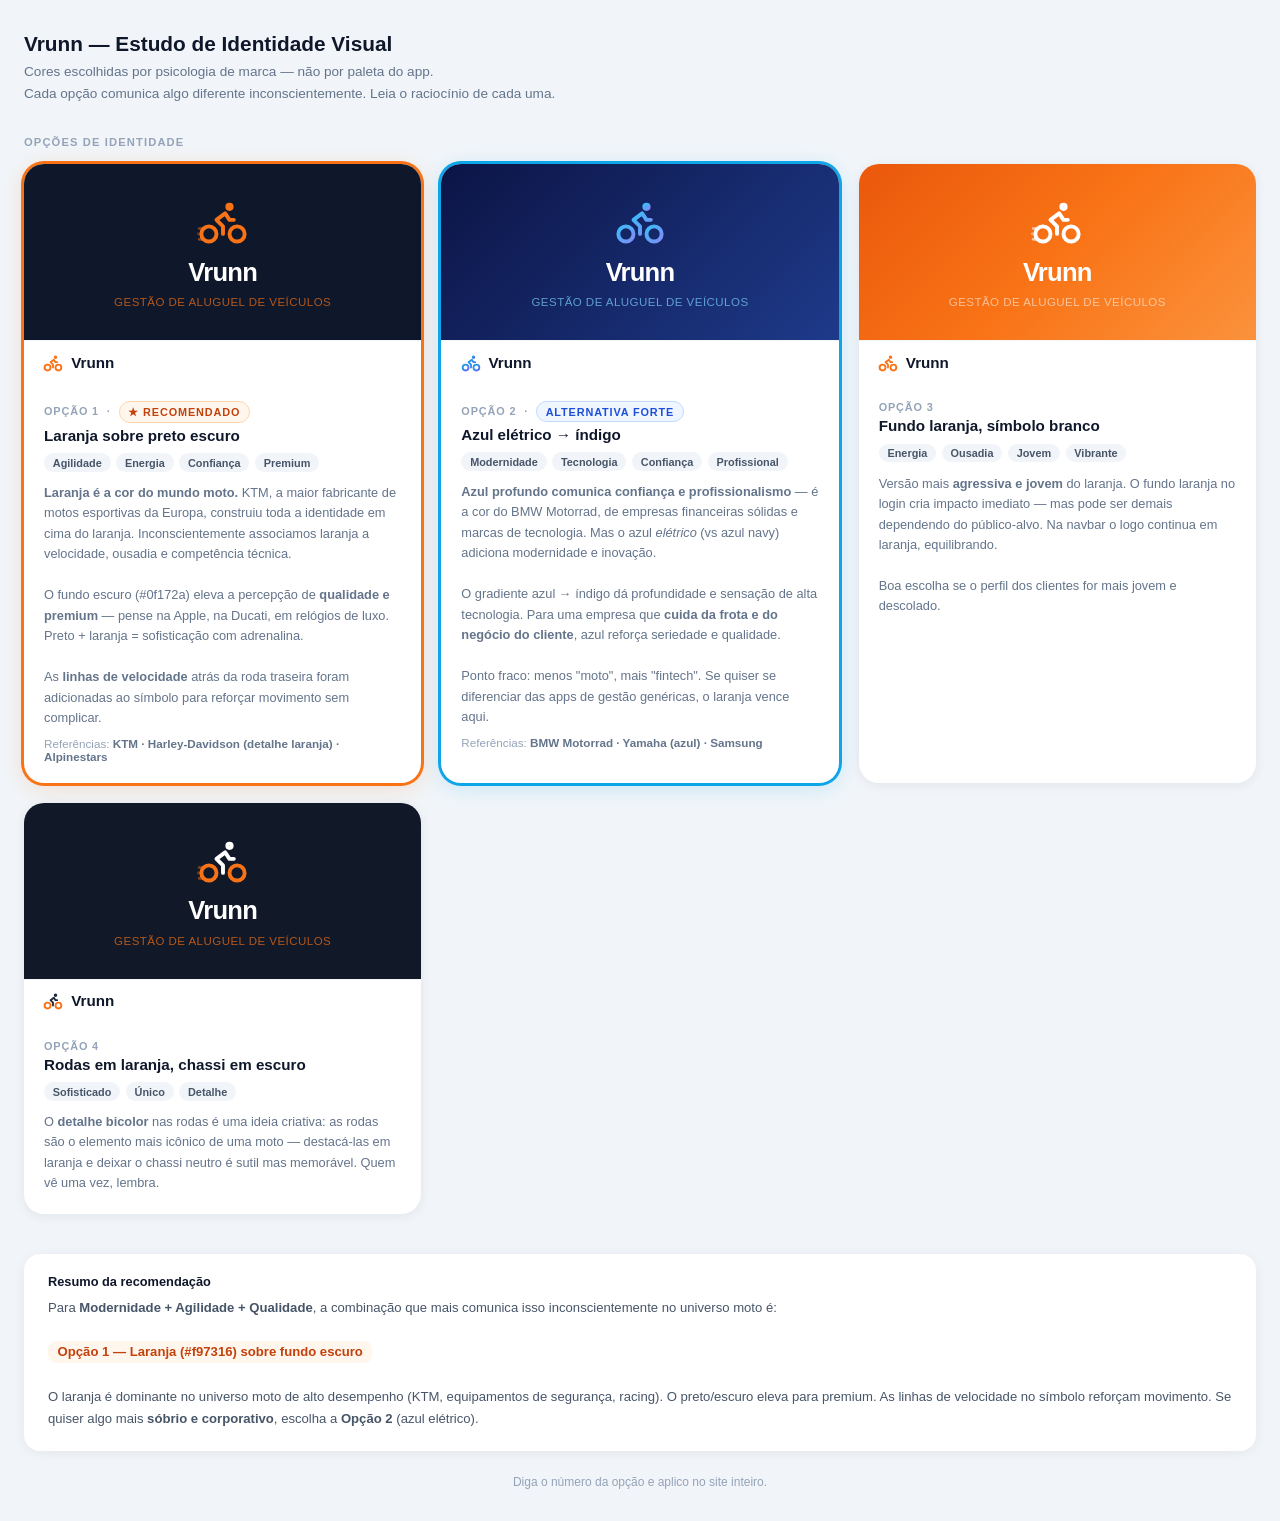
<file: logo-preview.html>
<!DOCTYPE html>
<html lang="pt-BR">
<head>
<meta charset="UTF-8">
<meta name="viewport" content="width=device-width, initial-scale=1.0">
<title>Vrunn — Estudo de Identidade Visual</title>
<style>
  * { box-sizing: border-box; margin: 0; padding: 0; }
  body { font-family: -apple-system, BlinkMacSystemFont, 'Segoe UI', sans-serif; background: #f1f5f9; padding: 2rem 1.5rem; }

  .page-title { font-size: 1.3rem; font-weight: 800; color: #0f172a; margin-bottom: 0.3rem; }
  .page-sub   { font-size: 0.85rem; color: #64748b; margin-bottom: 2rem; max-width: 560px; line-height: 1.6; }

  .section-title { font-size: 0.7rem; font-weight: 800; letter-spacing: 0.1em; text-transform: uppercase; color: #94a3b8; margin: 2rem 0 1rem; }

  .grid { display: grid; grid-template-columns: repeat(auto-fill, minmax(300px, 1fr)); gap: 1.25rem; }

  .card {
    background: #fff;
    border-radius: 20px;
    overflow: hidden;
    box-shadow: 0 2px 12px rgba(15,23,42,0.07);
  }
  .card.destaque { box-shadow: 0 0 0 3px #f97316, 0 4px 24px rgba(249,115,22,0.2); }
  .card.destaque2 { box-shadow: 0 0 0 3px #0ea5e9, 0 4px 24px rgba(14,165,233,0.2); }

  /* Preview area */
  .preview-bg {
    padding: 2rem 1.5rem;
    display: flex;
    flex-direction: column;
    align-items: center;
    gap: 0.6rem;
    min-height: 160px;
    justify-content: center;
  }
  .brand-text { font-weight: 900; font-size: 1.6rem; letter-spacing: -0.03em; }
  .brand-sub  { font-size: 0.72rem; letter-spacing: 0.04em; opacity: 0.7; text-transform: uppercase; }

  /* Nav preview */
  .preview-nav {
    background: #fff;
    padding: 0.7rem 1.2rem;
    display: flex;
    align-items: center;
    gap: 0.5rem;
    font-weight: 700;
    font-size: 0.95rem;
    color: #0f172a;
    border-top: 1px solid #f1f5f9;
  }

  /* Info area */
  .card-info { padding: 1.1rem 1.25rem 1.25rem; }
  .card-num  { font-size: 0.68rem; font-weight: 700; text-transform: uppercase; letter-spacing: 0.08em; color: #94a3b8; margin-bottom: 0.25rem; }
  .card-name { font-size: 0.95rem; font-weight: 700; color: #0f172a; margin-bottom: 0.6rem; }
  .card-pills { display: flex; flex-wrap: wrap; gap: 0.35rem; margin-bottom: 0.7rem; }
  .pill {
    font-size: 0.68rem; font-weight: 600; padding: 0.2rem 0.55rem;
    border-radius: 99px; background: #f1f5f9; color: #475569;
  }
  .card-desc { font-size: 0.8rem; color: #64748b; line-height: 1.6; }

  .badge-rec {
    display: inline-flex; align-items: center; gap: 0.3rem;
    background: #fff7ed; color: #c2410c;
    font-size: 0.68rem; font-weight: 700; padding: 0.2rem 0.55rem;
    border-radius: 99px; border: 1px solid #fed7aa;
  }
  .badge-alt {
    display: inline-flex; align-items: center; gap: 0.3rem;
    background: #eff6ff; color: #1d4ed8;
    font-size: 0.68rem; font-weight: 700; padding: 0.2rem 0.55rem;
    border-radius: 99px; border: 1px solid #bfdbfe;
  }

  .references {
    margin-top: 0.5rem;
    font-size: 0.73rem; color: #94a3b8;
  }
  .references span { font-weight: 600; color: #64748b; }
</style>
</head>
<body>

<div class="page-title">Vrunn — Estudo de Identidade Visual</div>
<p class="page-sub">
  Cores escolhidas por psicologia de marca — não por paleta do app.<br>
  Cada opção comunica algo diferente inconscientemente. Leia o raciocínio de cada uma.
</p>

<div class="section-title">Opções de identidade</div>
<div class="grid">

  <!-- 1. LARANJA PURO — KTM ENERGY -->
  <div class="card destaque">
    <div class="preview-bg" style="background: #0f172a;">
      <svg width="52" height="52" viewBox="0 0 24 24" fill="none" stroke="#f97316" stroke-width="1.8" stroke-linecap="round" stroke-linejoin="round">
        <circle cx="5.5" cy="17.5" r="3.5"/>
        <circle cx="18.5" cy="17.5" r="3.5"/>
        <circle cx="15" cy="5" r="1"/>
        <path d="M12 17.5V14l-3-3 4-3 2 3h2"/>
        <!-- speed lines -->
        <line x1="1" y1="15" x2="3.5" y2="15" stroke-width="1.2" opacity="0.5"/>
        <line x1="0.5" y1="17.5" x2="1.8" y2="17.5" stroke-width="1.2" opacity="0.35"/>
        <line x1="1" y1="20" x2="3" y2="20" stroke-width="1.2" opacity="0.5"/>
      </svg>
      <div class="brand-text" style="color:#fff;">Vrunn</div>
      <div class="brand-sub" style="color:#f97316;">Gestão de Aluguel de Veículos</div>
    </div>
    <div class="preview-nav">
      <svg width="20" height="20" viewBox="0 0 24 24" fill="none" stroke="#f97316" stroke-width="2.2" stroke-linecap="round" stroke-linejoin="round">
        <circle cx="5.5" cy="17.5" r="3.5"/>
        <circle cx="18.5" cy="17.5" r="3.5"/>
        <circle cx="15" cy="5" r="1"/>
        <path d="M12 17.5V14l-3-3 4-3 2 3h2"/>
        <line x1="1" y1="15" x2="3.5" y2="15" stroke-width="1.2" opacity="0.4"/>
        <line x1="0.5" y1="17.5" x2="1.8" y2="17.5" stroke-width="1.2" opacity="0.3"/>
        <line x1="1" y1="20" x2="3" y2="20" stroke-width="1.2" opacity="0.4"/>
      </svg>
      Vrunn
    </div>
    <div class="card-info">
      <div class="card-num">Opção 1 &nbsp;·&nbsp; <span class="badge-rec">★ Recomendado</span></div>
      <div class="card-name">Laranja sobre preto escuro</div>
      <div class="card-pills">
        <span class="pill">Agilidade</span>
        <span class="pill">Energia</span>
        <span class="pill">Confiança</span>
        <span class="pill">Premium</span>
      </div>
      <div class="card-desc">
        <strong>Laranja é a cor do mundo moto.</strong> KTM, a maior fabricante de motos esportivas da Europa, construiu toda a identidade em cima do laranja. Inconscientemente associamos laranja a velocidade, ousadia e competência técnica.<br><br>
        O fundo escuro (#0f172a) eleva a percepção de <strong>qualidade e premium</strong> — pense na Apple, na Ducati, em relógios de luxo. Preto + laranja = sofisticação com adrenalina.<br><br>
        As <strong>linhas de velocidade</strong> atrás da roda traseira foram adicionadas ao símbolo para reforçar movimento sem complicar.
      </div>
      <div class="references">Referências: <span>KTM · Harley-Davidson (detalhe laranja) · Alpinestars</span></div>
    </div>
  </div>

  <!-- 2. AZUL ELÉTRICO — TECNOLOGIA + CONFIANÇA -->
  <div class="card destaque2">
    <div class="preview-bg" style="background: linear-gradient(135deg, #0c1445 0%, #1e3a8a 100%);">
      <svg width="52" height="52" viewBox="0 0 24 24" fill="none" stroke="url(#g2a)" stroke-width="1.8" stroke-linecap="round" stroke-linejoin="round">
        <defs>
          <linearGradient id="g2a" x1="0%" y1="0%" x2="100%" y2="100%">
            <stop offset="0%" stop-color="#38bdf8"/>
            <stop offset="100%" stop-color="#818cf8"/>
          </linearGradient>
        </defs>
        <circle cx="5.5" cy="17.5" r="3.5"/>
        <circle cx="18.5" cy="17.5" r="3.5"/>
        <circle cx="15" cy="5" r="1"/>
        <path d="M12 17.5V14l-3-3 4-3 2 3h2"/>
        <line x1="1" y1="15" x2="3.5" y2="15" stroke-width="1.2" opacity="0.5"/>
        <line x1="0.5" y1="17.5" x2="1.8" y2="17.5" stroke-width="1.2" opacity="0.35"/>
        <line x1="1" y1="20" x2="3" y2="20" stroke-width="1.2" opacity="0.5"/>
      </svg>
      <div class="brand-text" style="color:#fff;">Vrunn</div>
      <div class="brand-sub" style="color:#7dd3fc;">Gestão de Aluguel de Veículos</div>
    </div>
    <div class="preview-nav">
      <svg width="20" height="20" viewBox="0 0 24 24" fill="none" stroke="url(#g2nav)" stroke-width="2.2" stroke-linecap="round" stroke-linejoin="round">
        <defs>
          <linearGradient id="g2nav" x1="0%" y1="0%" x2="100%" y2="100%">
            <stop offset="0%" stop-color="#0ea5e9"/>
            <stop offset="100%" stop-color="#6366f1"/>
          </linearGradient>
        </defs>
        <circle cx="5.5" cy="17.5" r="3.5"/>
        <circle cx="18.5" cy="17.5" r="3.5"/>
        <circle cx="15" cy="5" r="1"/>
        <path d="M12 17.5V14l-3-3 4-3 2 3h2"/>
        <line x1="1" y1="15" x2="3.5" y2="15" stroke-width="1.2" opacity="0.4"/>
        <line x1="0.5" y1="17.5" x2="1.8" y2="17.5" stroke-width="1.2" opacity="0.3"/>
        <line x1="1" y1="20" x2="3" y2="20" stroke-width="1.2" opacity="0.4"/>
      </svg>
      Vrunn
    </div>
    <div class="card-info">
      <div class="card-num">Opção 2 &nbsp;·&nbsp; <span class="badge-alt">Alternativa forte</span></div>
      <div class="card-name">Azul elétrico → índigo</div>
      <div class="card-pills">
        <span class="pill">Modernidade</span>
        <span class="pill">Tecnologia</span>
        <span class="pill">Confiança</span>
        <span class="pill">Profissional</span>
      </div>
      <div class="card-desc">
        <strong>Azul profundo comunica confiança e profissionalismo</strong> — é a cor do BMW Motorrad, de empresas financeiras sólidas e marcas de tecnologia. Mas o azul <em>elétrico</em> (vs azul navy) adiciona modernidade e inovação.<br><br>
        O gradiente azul → índigo dá profundidade e sensação de alta tecnologia. Para uma empresa que <strong>cuida da frota e do negócio do cliente</strong>, azul reforça seriedade e qualidade.<br><br>
        Ponto fraco: menos "moto", mais "fintech". Se quiser se diferenciar das apps de gestão genéricas, o laranja vence aqui.
      </div>
      <div class="references">Referências: <span>BMW Motorrad · Yamaha (azul) · Samsung</span></div>
    </div>
  </div>

  <!-- 3. BRANCO SOBRE LARANJA — INVERSÃO -->
  <div class="card">
    <div class="preview-bg" style="background: linear-gradient(135deg, #ea580c 0%, #f97316 50%, #fb923c 100%);">
      <svg width="52" height="52" viewBox="0 0 24 24" fill="none" stroke="#fff" stroke-width="1.8" stroke-linecap="round" stroke-linejoin="round">
        <circle cx="5.5" cy="17.5" r="3.5"/>
        <circle cx="18.5" cy="17.5" r="3.5"/>
        <circle cx="15" cy="5" r="1"/>
        <path d="M12 17.5V14l-3-3 4-3 2 3h2"/>
        <line x1="1" y1="15" x2="3.5" y2="15" stroke-width="1.2" opacity="0.6"/>
        <line x1="0.5" y1="17.5" x2="1.8" y2="17.5" stroke-width="1.2" opacity="0.4"/>
        <line x1="1" y1="20" x2="3" y2="20" stroke-width="1.2" opacity="0.6"/>
      </svg>
      <div class="brand-text" style="color:#fff;">Vrunn</div>
      <div class="brand-sub" style="color:rgba(255,255,255,0.8);">Gestão de Aluguel de Veículos</div>
    </div>
    <div class="preview-nav">
      <svg width="20" height="20" viewBox="0 0 24 24" fill="none" stroke="#f97316" stroke-width="2.2" stroke-linecap="round" stroke-linejoin="round">
        <circle cx="5.5" cy="17.5" r="3.5"/>
        <circle cx="18.5" cy="17.5" r="3.5"/>
        <circle cx="15" cy="5" r="1"/>
        <path d="M12 17.5V14l-3-3 4-3 2 3h2"/>
        <line x1="1" y1="15" x2="3.5" y2="15" stroke-width="1.2" opacity="0.4"/>
        <line x1="0.5" y1="17.5" x2="1.8" y2="17.5" stroke-width="1.2" opacity="0.3"/>
        <line x1="1" y1="20" x2="3" y2="20" stroke-width="1.2" opacity="0.4"/>
      </svg>
      Vrunn
    </div>
    <div class="card-info">
      <div class="card-num">Opção 3</div>
      <div class="card-name">Fundo laranja, símbolo branco</div>
      <div class="card-pills">
        <span class="pill">Energia</span>
        <span class="pill">Ousadia</span>
        <span class="pill">Jovem</span>
        <span class="pill">Vibrante</span>
      </div>
      <div class="card-desc">
        Versão mais <strong>agressiva e jovem</strong> do laranja. O fundo laranja no login cria impacto imediato — mas pode ser demais dependendo do público-alvo. Na navbar o logo continua em laranja, equilibrando.<br><br>
        Boa escolha se o perfil dos clientes for mais jovem e descolado.
      </div>
    </div>
  </div>

  <!-- 4. LARANJA + PRETO bicolor nas rodas -->
  <div class="card">
    <div class="preview-bg" style="background: #111827;">
      <svg width="52" height="52" viewBox="0 0 24 24" fill="none" stroke-width="1.8" stroke-linecap="round" stroke-linejoin="round">
        <!-- rodas em laranja, chassi em branco -->
        <circle cx="5.5" cy="17.5" r="3.5" stroke="#f97316"/>
        <circle cx="18.5" cy="17.5" r="3.5" stroke="#f97316"/>
        <circle cx="15" cy="5" r="1" stroke="#fff"/>
        <path d="M12 17.5V14l-3-3 4-3 2 3h2" stroke="#fff"/>
        <line x1="1" y1="15" x2="3.5" y2="15" stroke="#f97316" stroke-width="1.2" opacity="0.5"/>
        <line x1="0.5" y1="17.5" x2="1.8" y2="17.5" stroke="#f97316" stroke-width="1.2" opacity="0.35"/>
        <line x1="1" y1="20" x2="3" y2="20" stroke="#f97316" stroke-width="1.2" opacity="0.5"/>
      </svg>
      <div class="brand-text" style="color:#fff;">Vrunn</div>
      <div class="brand-sub" style="color:#f97316;">Gestão de Aluguel de Veículos</div>
    </div>
    <div class="preview-nav">
      <svg width="20" height="20" viewBox="0 0 24 24" fill="none" stroke-width="2.2" stroke-linecap="round" stroke-linejoin="round">
        <circle cx="5.5" cy="17.5" r="3.5" stroke="#f97316"/>
        <circle cx="18.5" cy="17.5" r="3.5" stroke="#f97316"/>
        <circle cx="15" cy="5" r="1" stroke="#1e293b"/>
        <path d="M12 17.5V14l-3-3 4-3 2 3h2" stroke="#1e293b"/>
        <line x1="1" y1="15" x2="3.5" y2="15" stroke="#f97316" stroke-width="1.2" opacity="0.4"/>
        <line x1="0.5" y1="17.5" x2="1.8" y2="17.5" stroke="#f97316" stroke-width="1.2" opacity="0.3"/>
        <line x1="1" y1="20" x2="3" y2="20" stroke="#f97316" stroke-width="1.2" opacity="0.4"/>
      </svg>
      Vrunn
    </div>
    <div class="card-info">
      <div class="card-num">Opção 4</div>
      <div class="card-name">Rodas em laranja, chassi em escuro</div>
      <div class="card-pills">
        <span class="pill">Sofisticado</span>
        <span class="pill">Único</span>
        <span class="pill">Detalhe</span>
      </div>
      <div class="card-desc">
        O <strong>detalhe bicolor</strong> nas rodas é uma ideia criativa: as rodas são o elemento mais icônico de uma moto — destacá-las em laranja e deixar o chassi neutro é sutil mas memorável. Quem vê uma vez, lembra.
      </div>
    </div>
  </div>

</div>

<div style="margin-top:2.5rem;background:#fff;border-radius:16px;padding:1.25rem 1.5rem;box-shadow:0 2px 12px rgba(15,23,42,0.06);">
  <div style="font-size:0.8rem;font-weight:700;color:#0f172a;margin-bottom:0.5rem;">Resumo da recomendação</div>
  <div style="font-size:0.82rem;color:#475569;line-height:1.7;">
    Para <strong>Modernidade + Agilidade + Qualidade</strong>, a combinação que mais comunica isso inconscientemente no universo moto é:
    <br><br>
    <span style="background:#fff7ed;color:#c2410c;font-weight:700;padding:0.2rem 0.6rem;border-radius:8px;">Opção 1 — Laranja (#f97316) sobre fundo escuro</span>
    <br><br>
    O laranja é dominante no universo moto de alto desempenho (KTM, equipamentos de segurança, racing). O preto/escuro eleva para premium. As linhas de velocidade no símbolo reforçam movimento.
    Se quiser algo mais <strong>sóbrio e corporativo</strong>, escolha a <strong>Opção 2</strong> (azul elétrico).
  </div>
</div>

<p style="margin-top:1.5rem;font-size:0.75rem;color:#94a3b8;text-align:center">
  Diga o número da opção e aplico no site inteiro.
</p>

</body>
</html>
</file>
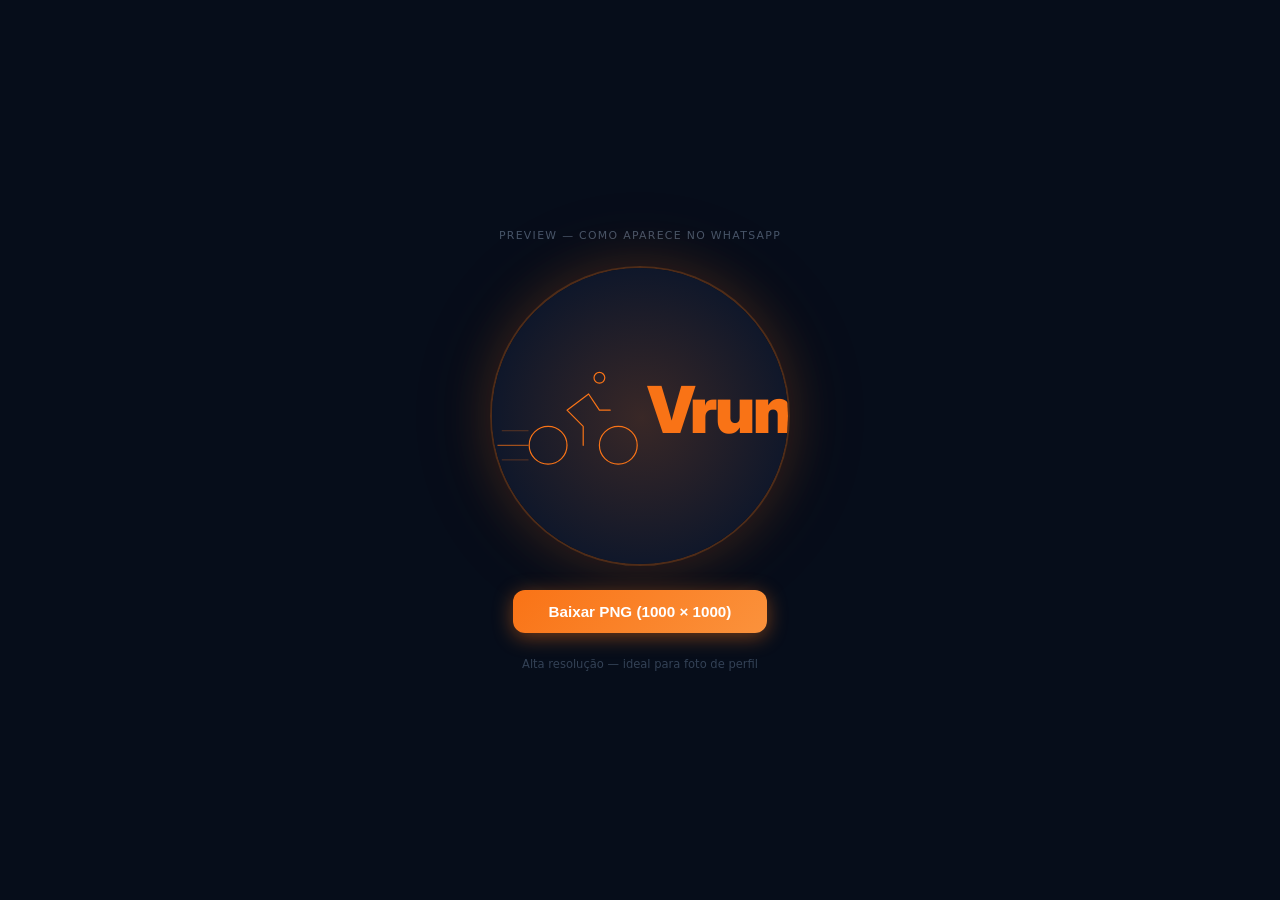
<file: logo-whatsapp.html>
<!DOCTYPE html>
<html lang="pt-BR">
<head>
<meta charset="UTF-8">
<meta name="viewport" content="width=device-width, initial-scale=1.0">
<title>Vrunn — Logo WhatsApp</title>
<style>
  * { margin: 0; padding: 0; box-sizing: border-box; }
  body {
    background: #060d1a;
    display: flex;
    flex-direction: column;
    align-items: center;
    justify-content: center;
    min-height: 100vh;
    gap: 1.5rem;
    font-family: system-ui, sans-serif;
    padding: 2rem;
  }
  .label {
    font-size: 0.68rem;
    color: #475569;
    text-align: center;
    letter-spacing: 0.12em;
    text-transform: uppercase;
  }
  .preview-circle {
    width: 300px;
    height: 300px;
    border-radius: 50%;
    overflow: hidden;
    border: 2px solid rgba(249,115,22,0.3);
    box-shadow: 0 0 50px rgba(249,115,22,0.18), 0 0 100px rgba(249,115,22,0.08);
  }
  .btn {
    background: linear-gradient(135deg, #f97316, #fb923c);
    color: #fff;
    border: none;
    padding: 0.8rem 2.2rem;
    border-radius: 12px;
    font-size: 0.95rem;
    font-weight: 700;
    cursor: pointer;
    box-shadow: 0 4px 20px rgba(249,115,22,0.45);
    transition: all 0.2s;
  }
  .btn:hover { transform: translateY(-2px); box-shadow: 0 6px 28px rgba(249,115,22,0.6); }
  .note { color: #334155; font-size: 0.72rem; text-align: center; }
  canvas { display: none; }
</style>
</head>
<body>

<p class="label">Preview — como aparece no WhatsApp</p>

<div class="preview-circle">
  <svg id="logoSvg" xmlns="http://www.w3.org/2000/svg" width="300" height="300" viewBox="0 0 500 500">
    <defs>
      <style>@import url('https://fonts.googleapis.com/css2?family=Inter:wght@900&amp;display=swap');</style>
      <radialGradient id="bgGlow" cx="50%" cy="50%" r="50%">
        <stop offset="0%" stop-color="#f97316" stop-opacity="0.18"/>
        <stop offset="100%" stop-color="#f97316" stop-opacity="0"/>
      </radialGradient>
    </defs>

    <!-- Fundo -->
    <rect width="500" height="500" fill="#0f172a"/>
    <rect width="500" height="500" fill="url(#bgGlow)"/>

    <!--
      Layout: ícone da moto + "Vrunn" lado a lado (igual à navbar),
      centralizados em x=250, y=250.

      Ícone: scale=9, visual de x=-3.8 a x=22 (25.8 unid → 232px),
      y de 4 a 21 (17 unid → 153px).
      Composição total ~480px larg → começa em x=10.
      tx: para speed-line start (-3.8) em x=10 → tx = 10 + 3.8*9 = 44.2 ≈ 44
      Ícone vai de x≈10 até x=44+22*9=242.
      Texto "Vrunn" começa em x=258.

      Vertical: centro em y=250
      ty = 250 - 12.5*9 = 250 - 112.5 = 137.5 ≈ 138
    -->
    <g transform="translate(44,138) scale(9)"
       fill="none" stroke="#f97316" stroke-linecap="round" stroke-linejoin="round">
      <!-- Linhas de velocidade -->
      <line x1="-3"   y1="14.8" x2="1.8" y2="14.8" stroke-width="0.11" stroke-opacity="0.5"/>
      <line x1="-3.8" y1="17.5" x2="1.8" y2="17.5" stroke-width="0.15" stroke-opacity="0.95"/>
      <line x1="-3"   y1="20.2" x2="1.8" y2="20.2" stroke-width="0.11" stroke-opacity="0.5"/>
      <!-- Moto -->
      <circle cx="5.5"  cy="17.5" r="3.5" stroke-width="0.22"/>
      <circle cx="18.5" cy="17.5" r="3.5" stroke-width="0.22"/>
      <circle cx="15"   cy="5"    r="1"   stroke-width="0.22"/>
      <path d="M12 17.5V14l-3-3 4-3 2 3h2" stroke-width="0.22"/>
    </g>

    <!-- "Vrunn" — alinhado à direita do ícone, verticalmente centrado -->
    <text x="258" y="275"
      font-family="'Inter','Arial Black','Helvetica Neue',Arial,sans-serif"
      font-weight="900"
      font-size="108"
      fill="#f97316"
      letter-spacing="-4">Vrunn</text>

  </svg>
</div>

<button class="btn" onclick="downloadPng()">Baixar PNG (1000 × 1000)</button>
<p class="note">Alta resolução — ideal para foto de perfil</p>

<canvas id="c" width="1000" height="1000"></canvas>

<script>
function downloadPng() {
  const canvas = document.getElementById('c');
  const ctx    = canvas.getContext('2d');
  const svg    = document.getElementById('logoSvg');

  const clone = svg.cloneNode(true);
  clone.setAttribute('width',  '1000');
  clone.setAttribute('height', '1000');

  const svgData = new XMLSerializer().serializeToString(clone);
  const blob    = new Blob([svgData], { type: 'image/svg+xml;charset=utf-8' });
  const url     = URL.createObjectURL(blob);

  const img = new Image();
  img.onload = function () {
    ctx.clearRect(0, 0, 1000, 1000);
    ctx.drawImage(img, 0, 0, 1000, 1000);
    URL.revokeObjectURL(url);
    const a = document.createElement('a');
    a.download = 'vrunn-logo.png';
    a.href = canvas.toDataURL('image/png');
    document.body.appendChild(a);
    a.click();
    document.body.removeChild(a);
  };
  img.src = url;
}
</script>

</body>
</html>
</file>
